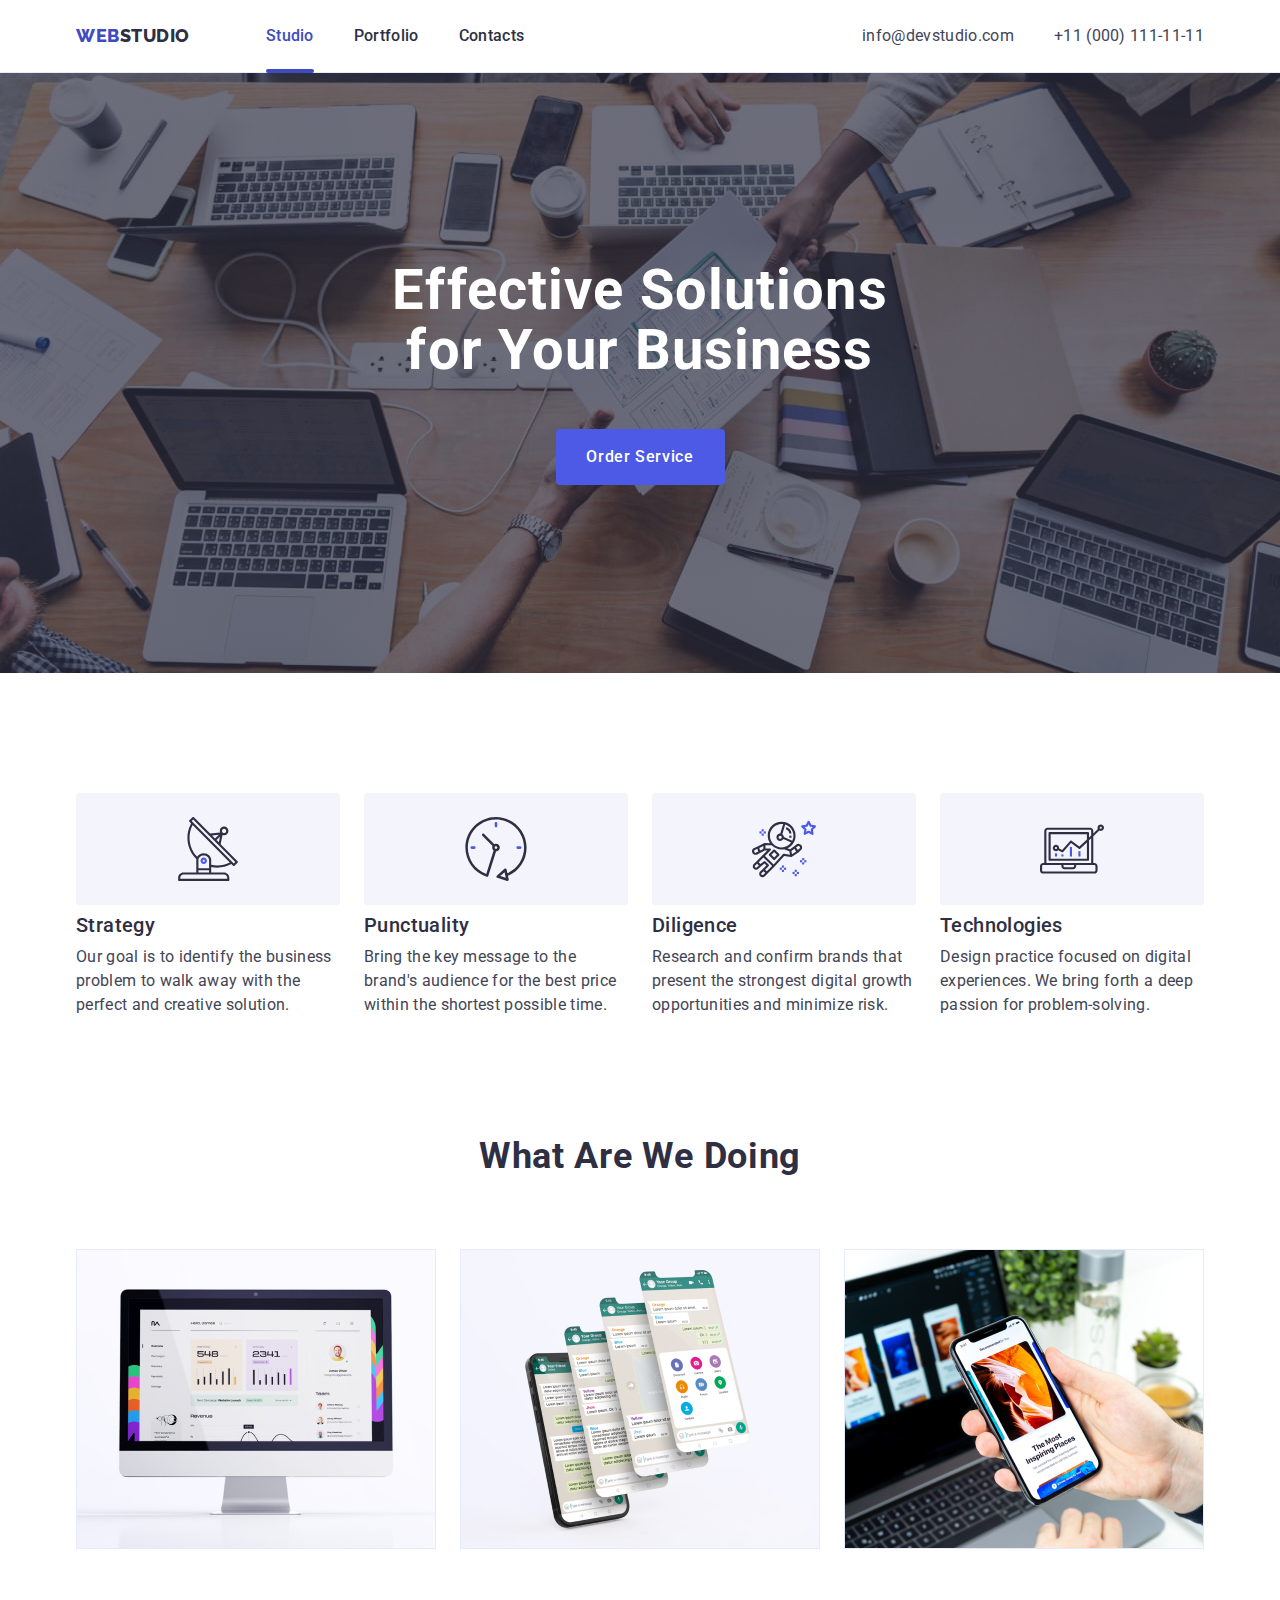
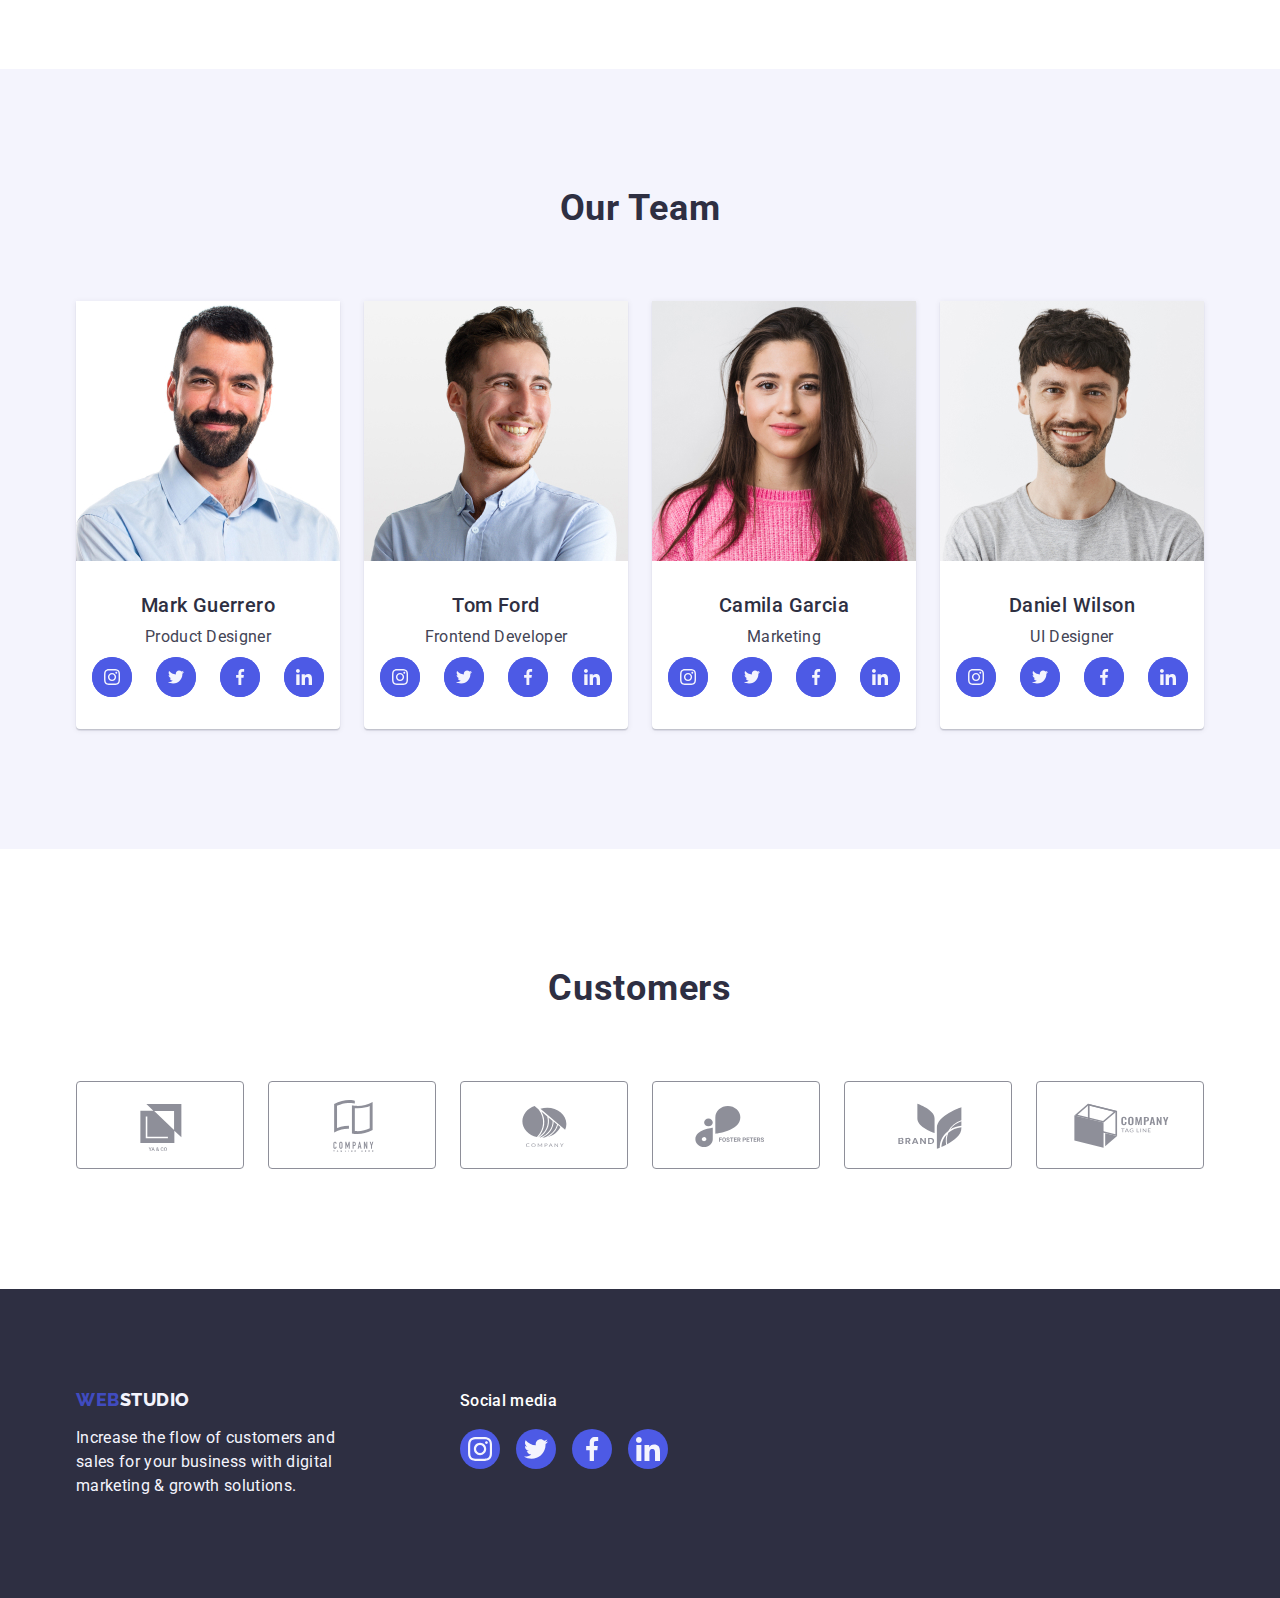
<file: index.html>
<!DOCTYPE html>
<html lang="en">
  <head>
    <meta charset="UTF-8" />
    <meta http-equiv="X-UA-Compatible" content="IE=edge" />
    <meta name="viewport" content="width=device-width, initial-scale=1.0" />
    <title>WebStudio</title>
    <link rel="preconnect" href="https://fonts.googleapis.com" />

    <link rel="preconnect" href="https://fonts.gstatic.com" crossorigin />
    <link
      href="https://fonts.googleapis.com/css2?family=Raleway:wght@800&family=Roboto:wght@400;500;700&display=swap"
      rel="stylesheet"
    />
    <link
      rel="stylesheet"
      href="https://cdnjs.cloudflare.com/ajax/libs/modern-normalize/1.0.0/modern-normalize.min.css"
    />
    <link rel="stylesheet" href="./css/style.css" />
  </head>
  <body class="body">
    <!----------------------------------HEADER------------------------------------>
    <header class="header">
      <div class="header-container container">
        <nav class="nav">
          <a href="./index.html" class="logo-header link"
            >web<span class="logo-studio">Studio</span></a
          >
          <ul class="menu-list link list">
            <li class="menu-lodo"><a href="./index.html" class="menu-item current link">Studio</a></li>
            <li class="menu-lodo">
              <a href="./portfolio.html" class="menu-item link">Portfolio</a>
            </li>
            <li class="menu-lodo"><a href="" class="menu-item link">Contacts</a></li>
          </ul>
        </nav>
        <address class="address">
          <ul class="address-list list">
            <li>
              <a href="mailto:info@devstudio.com" class="mail-link link"
                >info@devstudio.com</a
              >
            </li>
            <li>
              <a href="tel:+110001111111" class="mail-link link"
                >+11 (000) 111-11-11</a
              >
            </li>
          </ul>
        </address>
      </div>
    </header>
    <main>
      <!----------------------------------SECTION 1------------------------------------>
      <section class="title-top-section section">
        <div class="container">
          <h1 class="title">Effective Solutions for Your Business</h1>
          <button data-modal-open class="button-top" type="button">Order Service</button>
          
        </div>
      </section>

      <!----------------------------------SECTION 2------------------------------------>
      <section class="section-two section">
        <div class="container">
          <h2 class="visually-hidden">Skills</h2>
          <ul class="list-list list">
            <li class="element">
              <div class="icon">
                <svg width="64" height="64" class="icon-two">
                  <use href="./images/icons.svg#icon-antenna-1"></use>
                </svg>
              </div>
              <h3 class="title-top">Strategy</h3>
              <p class="title-text">
                Our goal is to identify the business problem to walk away with
                the perfect and creative solution.
              </p>
            </li>
            <li class="element">
              <div class="icon">
                <svg width="64" height="64" class="icon-two">
                  <use href="./images/icons.svg#icon-clock-1"></use>
                </svg>
              </div>
              <h3 class="title-top">Punctuality</h3>
              <p class="title-text">
                Bring the key message to the brand's audience for the best price
                within the shortest possible time.
              </p>
            </li>
            <li class="element">
              <div class="icon">
                <svg width="64" height="64" class="icon-two">
                  <use href="./images/icons.svg#icon-astronaut-1"></use>
                </svg>
              </div>
              <h3 class="title-top">Diligence</h3>
              <p class="title-text">
                Research and confirm brands that present the strongest digital
                growth opportunities and minimize risk.
              </p>
            </li>
            <li class="element">
              <div class="icon">
                <svg width="64" height="64" class="icon-two">
                  <use href="./images/icons.svg#icon-diagram-1"></use>
                </svg>
              </div>
              <h3 class="title-top">Technologies</h3>
              <p class="title-text">
                Design practice focused on digital experiences. We bring forth a
                deep passion for problem-solving.
              </p>
            </li>
          </ul>
        </div>
      </section>
      <!----------------------------------SECTION 3------------------------------------>
      <section class="section-three section">
        <div class="container">
          <h2 class="work">What are we doing</h2>
          <ul class="list-work list">
            <li class="element-foto">
              <img src="./images/foto3.jpg" width="360" alt="monitor" />
            </li>

            <li class="element-foto">
              <img src="./images/foto1.jpg" width="360" alt="smartphones" />
            </li>

            <li class="element-foto">
              <img src="./images/foto2.jpg" width="360" alt="handphone" />
            </li>
          </ul>
        </div>
      </section>
      <!----------------------------------SECTION 4------------------------------------>
      <section class="section-four section">
        <div class="container">
          <h2 class="team">Our Team</h2>
          <ul class="team-list list">
            <li class="foto">
              <img src="./images/img.jpg" width="264" alt="Mark Guerrero" />
              <div class="div-foto">
                <h3 class="name">Mark Guerrero</h3>
                <p class="speciality">Product Designer</p>
                <ul class="name-social">
                  <li class="icon-color">
                    <a class="twiter link" href=""
                      ><svg width="16" height="16" class="icon-soc">
                        <use href="./images/icons.svg#icon-instagram-2"></use>
                      </svg>
                    </a>
                  </li>
                  <li class="icon-color">
                    <a class="twiter link" href=""
                      ><svg width="16" height="16" class="icon-soc">
                        <use href="./images/icons.svg#icon-twitter-1"></use>
                      </svg>
                    </a>
                  </li>
                  <li class="icon-color">
                    <a class="twiter link" href=""
                      ><svg width="16" height="16" class="icon-soc">
                        <use href="./images/icons.svg#icon-facebook-1"></use>
                      </svg>
                    </a>
                  </li>
                  <li class="icon-color">
                    <a class="twiter link" href=""
                      ><svg width="16" height="16" class="icon-soc">
                        <use href="./images/icons.svg#icon-linkedin-1"></use>
                      </svg>
                    </a>
                  </li>
                </ul>
              </div>
            </li>
            <li class="foto">
              <img src="./images/img(1).jpg" width="264" alt="Tom Ford" />
              <div class="div-foto">
                <h3 class="name">Tom Ford</h3>
                <p class="speciality">Frontend Developer</p>
                <ul class="name-social">
                  <li class="icon-color">
                    <a class="twiter link" href=""
                      ><svg width="16" height="16" class="icon-soc">
                        <use
                          href="./images/icons.svg#icon-instagram-2"
                        ></use></svg
                    ></a>
                  </li>
                  <li class="icon-color">
                    <a class="twiter link" href=""
                      ><svg width="16" height="16" class="icon-soc">
                        <use
                          href="./images/icons.svg#icon-twitter-1"
                        ></use></svg
                    ></a>
                  </li>
                  <li class="icon-color">
                    <a class="twiter link" href=""
                      ><svg width="16" height="16" class="icon-soc">
                        <use
                          href="./images/icons.svg#icon-facebook-1"
                        ></use></svg
                    ></a>
                  </li>
                  <li class="icon-color">
                    <a class="twiter link" href=""
                      ><svg width="16" height="16" class="icon-soc">
                        <use
                          href="./images/icons.svg#icon-linkedin-1"
                        ></use></svg
                    ></a>
                  </li>
                </ul>
              </div>
            </li>

            <li class="foto">
              <img src="./images/img(2).jpg" width="264" alt="Camila Garcia" />
              <div class="div-foto">
                <h3 class="name">Camila Garcia</h3>
                <p class="speciality">Marketing</p>
                <ul class="name-social">
                  <li class="icon-color">
                    <a class="twiter link" href=""
                      ><svg width="16" height="16" class="icon-soc">
                        <use
                          href="./images/icons.svg#icon-instagram-2"
                        ></use></svg
                    ></a>
                  </li>
                  <li class="icon-color">
                    <a class="twiter link" href=""
                      ><svg width="16" height="16" class="icon-soc">
                        <use
                          href="./images/icons.svg#icon-twitter-1"
                        ></use></svg
                    ></a>
                  </li>
                  <li class="icon-color">
                    <a class="twiter link" href=""
                      ><svg width="16" height="16" class="icon-soc">
                        <use
                          href="./images/icons.svg#icon-facebook-1"
                        ></use></svg
                    ></a>
                  </li>
                  <li class="icon-color">
                    <a class="twiter link" href=""
                      ><svg width="16" height="16" class="icon-soc">
                        <use
                          href="./images/icons.svg#icon-linkedin-1"
                        ></use></svg
                    ></a>
                  </li>
                </ul>
              </div>
            </li>
            <li class="foto">
              <img src="./images/img(3).jpg" width="264" alt="Daniel Wilson" />
              <div class="div-foto">
                <h3 class="name">Daniel Wilson</h3>
                <p class="speciality">UI Designer</p>
                <ul class="name-social">
                  <li class="icon-color">
                    <a class="twiter link" href=""
                      ><svg width="16" height="16" class="icon-soc">
                        <use
                          href="./images/icons.svg#icon-instagram-2"
                        ></use></svg
                    ></a>
                  </li>
                  <li class="icon-color">
                    <a class="twiter link" href=""
                      ><svg width="16" height="16" class="icon-soc">
                        <use
                          href="./images/icons.svg#icon-twitter-1"
                        ></use></svg
                    ></a>
                  </li>
                  <li class="icon-color">
                    <a class="twiter link" href=""
                      ><svg width="16" height="16" class="icon-soc">
                        <use
                          href="./images/icons.svg#icon-facebook-1"
                        ></use></svg
                    ></a>
                  </li>
                  <li class="icon-color">
                    <a class="twiter link" href=""
                      ><svg width="16" height="16" class="icon-soc">
                        <use
                          href="./images/icons.svg#icon-linkedin-1"
                        ></use></svg
                    ></a>
                  </li>
                </ul>
              </div>
            </li>
          </ul>
        </div>
      </section>

      <!-----------------------------------SECTION 5----------------------------------->
      <section class="section-five section">
        <div class="container">
          <h2 class="customers">Customers</h2>
          <ul class="company list">
            <li class="company-item">
              <a class="company-link link" href=""
                ><svg width="104" height="56" class="icon-company">
                  <use href="./images/icons.svg#icon-Logo"></use></svg
              ></a>
            </li>
            <li class="company-item">
              <a class="company-link link" href=""
                ><svg width="104" height="56" class="icon-company">
                  <use href="./images/icons.svg#icon-Logo-1"></use></svg
              ></a>
            </li>
            <li class="company-item">
              <a class="company-link link" href=""
                ><svg width="104" height="56" class="icon-company">
                  <use href="./images/icons.svg#icon-Logo-2"></use></svg
              ></a>
            </li>
            <li class="company-item">
              <a class="company-link link" href=""
                ><svg width="104" height="56" class="icon-company">
                  <use href="./images/icons.svg#icon-Logo-3"></use></svg
              ></a>
            </li>
            <li class="company-item">
              <a class="company-link link" href=""
                ><svg width="104" height="56" class="icon-company">
                  <use href="./images/icons.svg#icon-Logo-4"></use></svg
              ></a>
            </li>
            <li class="company-item">
              <a class="company-link link" href=""
                ><svg width="104" height="56" class="icon-company">
                  <use href="./images/icons.svg#icon-Logo-5"></use></svg
              ></a>
            </li>
          </ul>
        </div>
      </section>
    </main>
    <!----------------------------------FOOTER------------------------------------>
    <footer class="footer">
      <div class="footer-container container">
        <div class="logo-div">
          <a href="./index.html" class="logo-footer link"
            >web<span class="logo-span">Studio</span></a
          >
          <p class="footer-text">
            Increase the flow of customers and sales for your business with
            digital marketing & growth solutions.
          </p>
        </div>
        <div class="social">
          <p class="media">Social media</p>
          <ul class="social-list list">
            <li class="social-item">
              <a class="social-link link" href=""
                ><svg width="24" height="24" class="icon-soc">
                  <use href="./images/icons.svg#icon-instagram-2"></use></svg
              ></a>
            </li>
            <li class="social-item">
              <a class="social-link link" href=""
                ><svg width="24" height="24" class="icon-soc">
                  <use href="./images/icons.svg#icon-twitter-1"></use></svg
              ></a>
            </li>
            <li class="social-item">
              <a class="social-link link" href=""
                ><svg width="24" height="24" class="icon-soc">
                  <use href="./images/icons.svg#icon-facebook-1"></use></svg
              ></a>
            </li>
            <li class="social-item">
              <a class="social-link link" href=""
                ><svg width="24" height="24" class="icon-soc">
                  <use href="./images/icons.svg#icon-linkedin-1"></use></svg
              ></a>
            </li>
          </ul>
        </div>
      </div>
    </footer>
    <div data-modal class="backdrop is-hidden">
      <div class="modal">
        <button data-modal-close type="button" class="button-close"><svg  width="8" height="8" class="icon-close">
          <use href="./images/icons.svg#icon-Vector">
          </use>
        </svg></button>
      </div>
      </div>
    <script src="./js/modal.js"></script>
  </body>
</html>
</file>
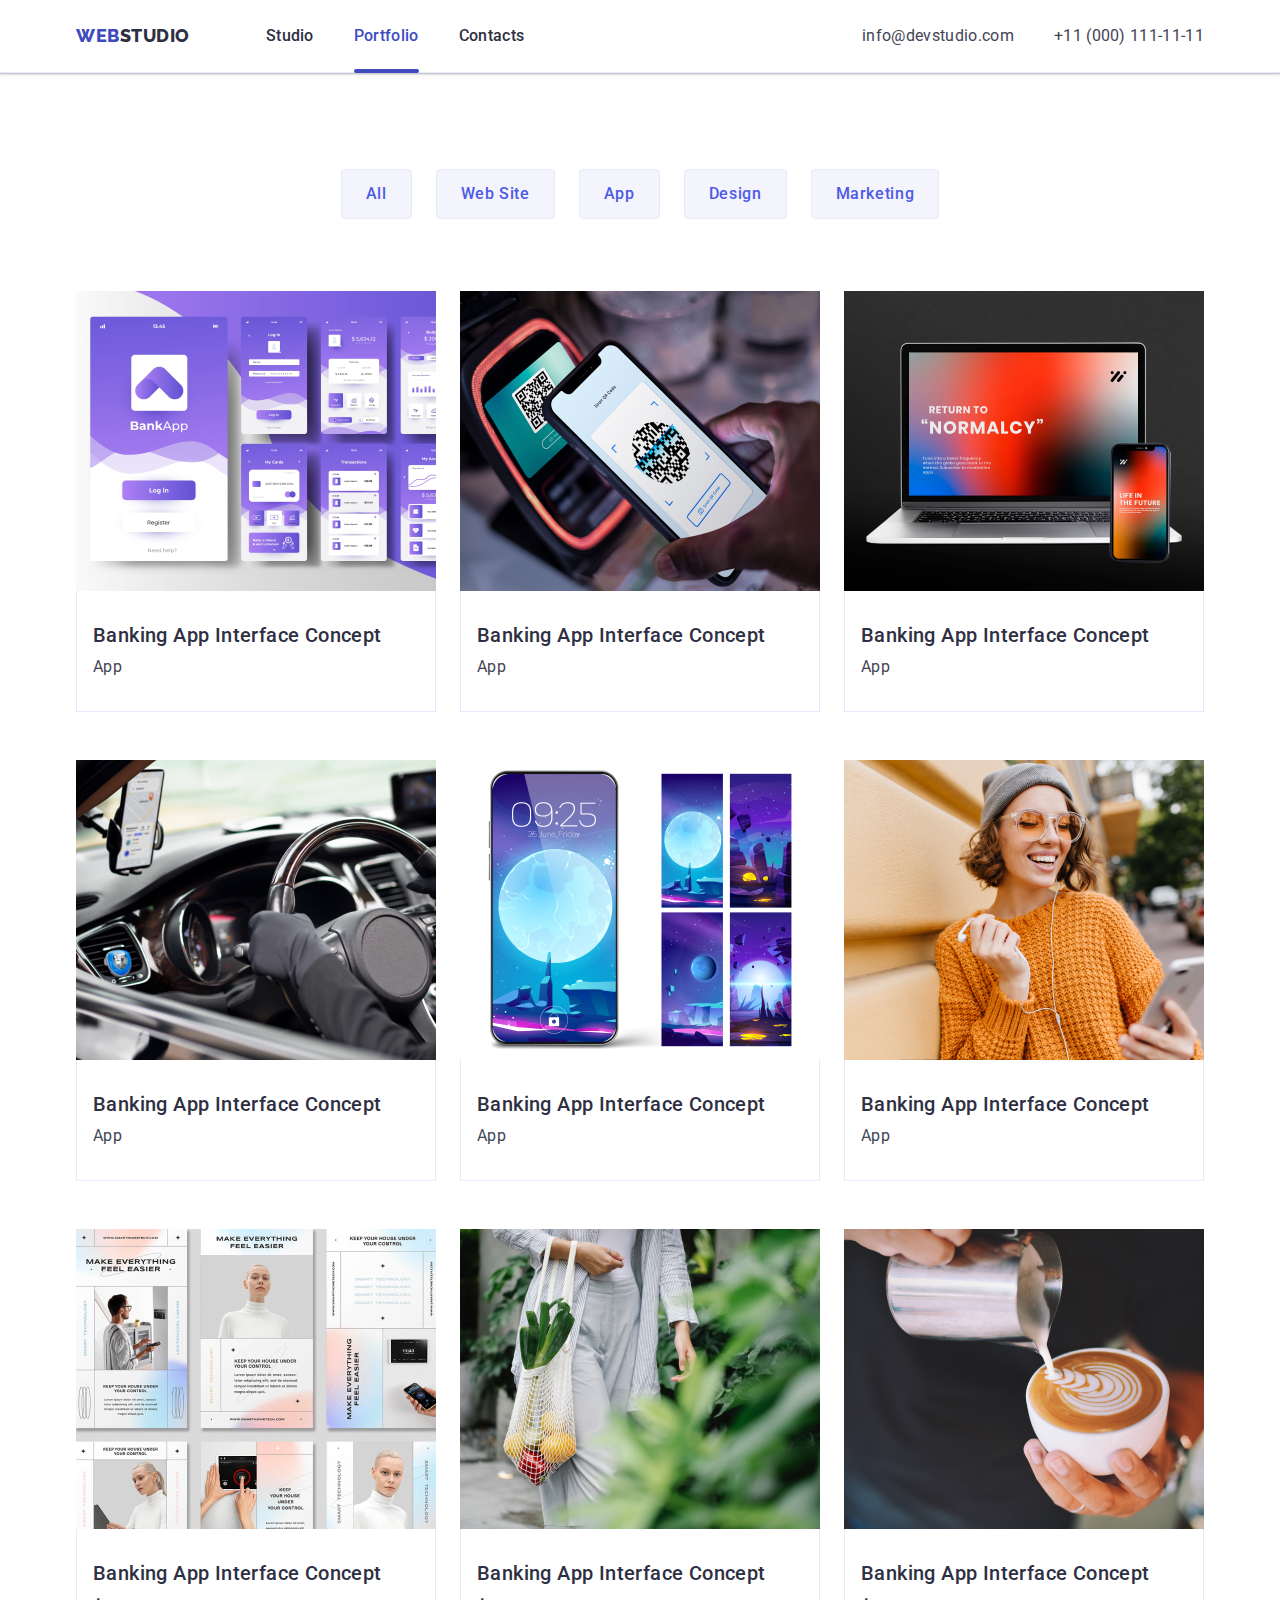
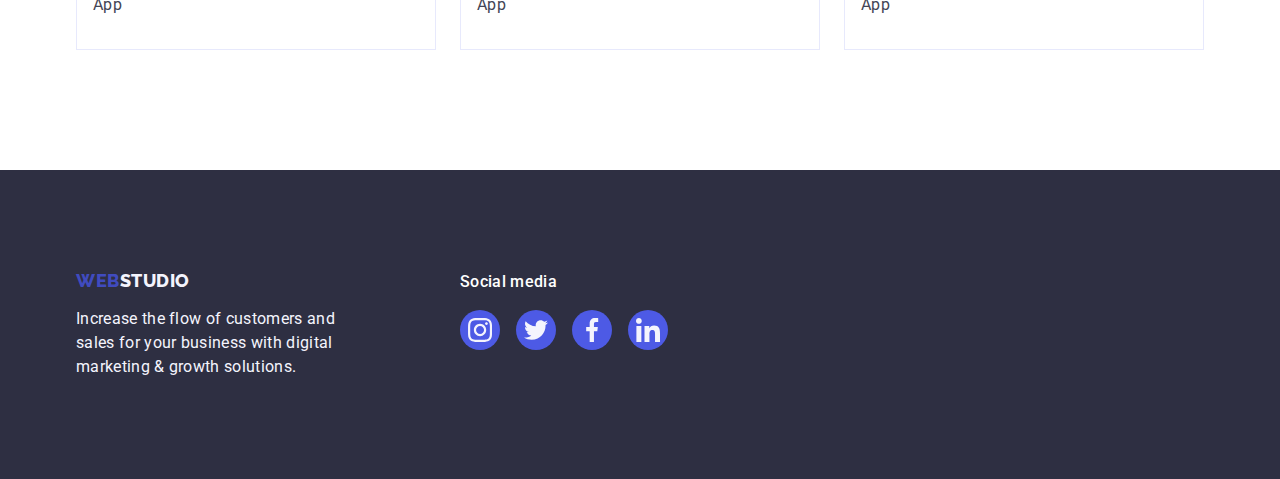
<file: portfolio.html>
<!DOCTYPE html>
<html lang="en">
  <head>
    <meta charset="UTF-8" />
    <meta http-equiv="X-UA-Compatible" content="IE=edge" />
    <meta name="viewport" content="width=device-width, initial-scale=1.0" />
    <title>WebStudio</title>
    <link rel="preconnect" href="https://fonts.googleapis.com" />

    <link rel="preconnect" href="https://fonts.gstatic.com" crossorigin />
    <link
      href="https://fonts.googleapis.com/css2?family=Raleway:wght@800&family=Roboto:wght@400;500;700&display=swap"
      rel="stylesheet"
    />
    <link
      rel="stylesheet"
      href="https://cdnjs.cloudflare.com/ajax/libs/modern-normalize/1.0.0/modern-normalize.min.css"
    />
    <link rel="stylesheet" href="./css/style.css" />
  </head>
  <body class="body">
    <!----------------------------------HEADER------------------------------------>
    <header class="header">
      <div class="header-container container">
        <nav class="nav">
          <a href="./index.html" class="logo-header link"
            >web<span class="logo-studio">Studio</span></a
          >
          <ul class="menu-list link list">
            <li><a href="./index.html" class="menu-item  link">Studio</a></li>
            <li>
              <a href="./portfolio.html" class="menu-item current link">Portfolio</a>
            </li>
            <li><a href="" class="menu-item link">Contacts</a></li>
          </ul>
        </nav>
        <address class="address">
          <ul class="address-list list">
            <li>
              <a href="mailto:info@devstudio.com" class="mail-link link"
                >info@devstudio.com</a
              >
            </li>
            <li>
              <a href="tel:+110001111111" class="mail-link link"
                >+11 (000) 111-11-11</a
              >
            </li>
          </ul>
        </address>
      </div>
    </header>
    <!----------------------------------MAIN------------------------------------>
    <main class="main">
      <section class="section-main-portfolio section">
        <div class="container">
          <h2 class="visually-hidden">WebStudio</h2>
          <ul class="button-list list">
            <li><button class="btn" type="button">All</button></li>
            <li><button class="btn" type="button">Web Site</button></li>
            <li><button class="btn" type="button">App</button></li>
            <li><button class="btn" type="button">Design</button></li>
            <li><button class="btn" type="button">Marketing</button></li>
          </ul>
          <ul class="portfolio-list list">
            <li class="portfolio-item">
              <a href="" class="item-link link">
                <div class="cover"><img
                  src="./images/portfolio1.jpg"
                  width="360"
                  height="300"
                  alt="photoportfolio1"
                /><p class="cover-text">14 Stylish and User-Friendly App Design Concepts · Task Manager App · Calorie Tracker App · Exotic Fruit Ecommerce App · Cloud Storage App</p></div>
                <div class="div-text">
                  <h2 class="portfolio-title">Banking App Interface Concept</h2>
                  <p class="portfolio-text">App</p>
                </div>
              </a>
            </li>
            <li class="portfolio-item">
              <a href="" class="item-link link">
                <div class="cover"><img
                  src="./images/portfolio2.jpg"
                  width="360"
                  height="300"
                  alt="photoportfolio1"
                /><p class="cover-text">14 Stylish and User-Friendly App Design Concepts · Task Manager App · Calorie Tracker App · Exotic Fruit Ecommerce App · Cloud Storage App</p></div>
                <div class="div-text">
                  <h2 class="portfolio-title">Banking App Interface Concept</h2>
                  <p class="portfolio-text">App</p>
                </div>
              </a>
            </li> <li class="portfolio-item">
              <a href="" class="item-link link">
                <div class="cover"><img
                  src="./images/portfolio3.jpg"
                  width="360"
                  height="300"
                  alt="photoportfolio1"
                /><p class="cover-text">14 Stylish and User-Friendly App Design Concepts · Task Manager App · Calorie Tracker App · Exotic Fruit Ecommerce App · Cloud Storage App</p></div>
                <div class="div-text">
                  <h2 class="portfolio-title">Banking App Interface Concept</h2>
                  <p class="portfolio-text">App</p>
                </div>
              </a>
            </li> <li class="portfolio-item">
              <a href="" class="item-link link">
                <div class="cover"><img
                  src="./images/portfolio4.jpg"
                  width="360"
                  height="300"
                  alt="photoportfolio1"
                /><p class="cover-text">14 Stylish and User-Friendly App Design Concepts · Task Manager App · Calorie Tracker App · Exotic Fruit Ecommerce App · Cloud Storage App</p></div>
                <div class="div-text">
                  <h2 class="portfolio-title">Banking App Interface Concept</h2>
                  <p class="portfolio-text">App</p>
                </div>
              </a>
            </li> <li class="portfolio-item">
              <a href="" class="item-link link">
                <div class="cover"><img
                  src="./images/portfolio5.jpg"
                  width="360"
                  height="300"
                  alt="photoportfolio1"
                /><p class="cover-text">14 Stylish and User-Friendly App Design Concepts · Task Manager App · Calorie Tracker App · Exotic Fruit Ecommerce App · Cloud Storage App</p></div>
                <div class="div-text">
                  <h2 class="portfolio-title">Banking App Interface Concept</h2>
                  <p class="portfolio-text">App</p>
                </div>
              </a>
            </li> <li class="portfolio-item">
              <a href="" class="item-link link">
                <div class="cover"><img
                  src="./images/portfolio6.jpg"
                  width="360"
                  height="300"
                  alt="photoportfolio1"
                /><p class="cover-text">14 Stylish and User-Friendly App Design Concepts · Task Manager App · Calorie Tracker App · Exotic Fruit Ecommerce App · Cloud Storage App</p></div>
                <div class="div-text">
                  <h2 class="portfolio-title">Banking App Interface Concept</h2>
                  <p class="portfolio-text">App</p>
                </div>
              </a>
            </li> <li class="portfolio-item">
              <a href="" class="item-link link">
                <div class="cover"><img
                  src="./images/portfolio7.jpg"
                  width="360"
                  height="300"
                  alt="photoportfolio1"
                /><p class="cover-text">14 Stylish and User-Friendly App Design Concepts · Task Manager App · Calorie Tracker App · Exotic Fruit Ecommerce App · Cloud Storage App</p></div>
                <div class="div-text">
                  <h2 class="portfolio-title">Banking App Interface Concept</h2>
                  <p class="portfolio-text">App</p>
                </div>
              </a>
            </li> <li class="portfolio-item">
              <a href="" class="item-link link">
                <div class="cover"><img
                  src="./images/portfolio8.jpg"
                  width="360"
                  height="300"
                  alt="photoportfolio1"
                /><p class="cover-text">14 Stylish and User-Friendly App Design Concepts · Task Manager App · Calorie Tracker App · Exotic Fruit Ecommerce App · Cloud Storage App</p></div>
                <div class="div-text">
                  <h2 class="portfolio-title">Banking App Interface Concept</h2>
                  <p class="portfolio-text">App</p>
                </div>
              </a>
            </li> <li class="portfolio-item">
              <a href="" class="item-link link">
                <div class="cover"><img
                  src="./images/portfolio9.jpg"
                  width="360"
                  height="300"
                  alt="photoportfolio1"
                /><p class="cover-text">14 Stylish and User-Friendly App Design Concepts · Task Manager App · Calorie Tracker App · Exotic Fruit Ecommerce App · Cloud Storage App</p></div>
                <div class="div-text">
                  <h2 class="portfolio-title">Banking App Interface Concept</h2>
                  <p class="portfolio-text">App</p>
                </div>
              </a>
            </li>
          </ul>
        </div>
      </section>
    </main>
    <!----------------------------------FOOTER------------------------------------>
    <footer class="footer">
      <div class="footer-container container">
        <div class="logo-div">
          <a href="./index.html" class="logo-footer link"
            >web<span class="logo-span">Studio</span></a
          >
          <p class="footer-text">
            Increase the flow of customers and sales for your business with
            digital marketing & growth solutions.
          </p>
        </div>
        <div class="social">
          <p class="media">Social media</p>
          <ul class="social-list list">
            <li class="social-item">
              <a class="social-link link" href=""
                ><svg width="24" height="24" class="icon-soc">
                  <use href="./images/icons.svg#icon-instagram-2"></use></svg
              ></a>
            </li>
            <li class="social-item">
              <a class="social-link link" href=""
                ><svg width="24" height="24" class="icon-soc">
                  <use href="./images/icons.svg#icon-twitter-1"></use></svg
              ></a>
            </li>
            <li class="social-item">
              <a class="social-link link" href=""
                ><svg width="24" height="24" class="icon-soc">
                  <use href="./images/icons.svg#icon-facebook-1"></use></svg
              ></a>
            </li>
            <li class="social-item">
              <a class="social-link link" href=""
                ><svg width="24" height="24" class="icon-soc">
                  <use href="./images/icons.svg#icon-linkedin-1"></use></svg
              ></a>
            </li>
          </ul>
        </div>
      </div>
    </footer>
  </body>
</html>
</file>
<file: css/style.css>
:root {
  --buttom-color: #404bbf;
  --title-text: #f4f4fd;
  --button: #4d5ae5;
  --footer-color: #2e2f42;
  --header-color: #ffffff;
  --menu-color: #434455;
  --btn-color: #f4f4fd;
  --btn-edging: #e7e9fc;
  --company: #8e8f99;
  --footer-social: #31d0aa;
  --modal:#FCFCFC;
}

body {
  font-family: "Roboto", sans-serif;
  background: var(--header-color);
  color: var(--menu-color);
}

h1,
h2,
h3,
h4,
h5,
h6,
ul,
p {
  margin: 0;
  padding: 0;
}

img {
  display: block;
  max-width: 100%;
  height: auto;
}

.link {
  text-decoration: none;
}

.list {
  list-style: none;
}

.section {
  padding: 120px 0;
  /* outline: 2px solid greenyellow;*/
}

.container {
  padding: 0 15px;
  margin: 0 auto;
  /*outline: 2px solid red;*/
  width: 1158px;
}

/**-----------HEADER----------**/
.nav {
  display: flex;
  align-items: center;
}
.header {
  box-shadow: 0px 2px 1px rgba(46, 47, 66, 0.08),
    0px 1px 1px rgba(46, 47, 66, 0.16), 0px 1px 6px rgba(46, 47, 66, 0.08);
  background: var(--header-color);
  border-bottom: 1px solid #e7e9fc;
}
.header-container {
  display: flex;
  align-items: center;
}
.nav {
  display: flex;
  align-items: center;
}

.logo-header {
  font-family: "Raleway", sans-serif;
  font-weight: 800;
  font-size: 18px;
  line-height: 1.17;
  letter-spacing: 0.03em;
  text-transform: uppercase;
  margin-right: 76px;
  color: var(--buttom-color);
}

.logo-studio {
  font-family: "Raleway", sans-serif;
  color: var(--footer-color);
}

.menu-list {
  display: flex;
  gap: 40px;
}

.menu-item:hover,
.menu-item:focus,
.menu-item.current {
  color: var(--buttom-color);
}

.menu-item {
  position: relative;
  font-weight: 500;
  line-height: 1.5;
  letter-spacing: 0.02em;
  padding: 24px 0;
  display: block;
  transition: color 250ms cubic-bezier(0.4, 0, 0.2, 1);
  color: var(--footer-color);
}


.menu-item.current:after {
  content: '';
  position: absolute;
  left: 0;
  width: 100%;
  bottom: -1px; 
  height: 4px; 
  border-radius: 2px;
  background-color: var(--buttom-color)

}

.address {
  font-style: normal;
  margin-left: auto;
}
.address-list {
  display: flex;
  gap: 40px;
}

.mail-link:hover,
.mail-link:focus {
  color: var(--buttom-color);
}
.mail-link {
  display: block;
  letter-spacing: 0.02em;
  transition: color 250ms cubic-bezier(0.4, 0, 0.2, 1);
  color: var(--menu-color);
}

/**----------SECTION 1--------**/
.title-top-section {
  background-image: linear-gradient(
      rgba(46, 47, 66, 0.7),
      rgba(46, 47, 66, 0.7)
    ),
    url("../images/office.jpg");
  background-repeat: no-repeat;
  background-position: center;
  background-size: cover;
  margin: 0 auto;
  padding: 188px 0;
  max-width: 1440px;
}

.title {
  height: 120px;
  font-weight: 700;
  font-size: 56px;
  line-height: 1.07;
  text-align: center;
  letter-spacing: 0.02em;
  max-width: 496px;
  margin: 0 auto;
  color: var(--header-color);
}

.button-top:hover,
.button-top:focus {
  background-color: var(--buttom-color);
}

.button-top {
  font-family: "Roboto", sans-serif;
  font-weight: 500;
  font-size: 16px;
  line-height: 1.5;
  letter-spacing: 0.04em;
  cursor: pointer;
  display: block;
  border: none;
  min-width: 169px;
  height: 56px;
  border-radius: 4px;
  margin: 0 auto;
  margin-top: 48px;
  transition:  background-color 250ms cubic-bezier(0.4, 0, 0.2, 1);
  color: var(--header-color);
  background-color: var(--button);
}

/**-----------SECTION 2---------**/
.section-two {
}

.icon {
  display: flex;
  align-items: center;
  justify-content: center;
  max-width: 264px;
  height: 112px;
  border-radius: 4px;
  margin-bottom: 8px;
  background-color: var(--title-text);
}
.icon-two {
}

.visually-hidden {
  position: absolute;
  width: 1px;
  height: 1px;
  margin: -1px;
  border: 0;
  padding: 0;
  white-space: nowrap;
  clip-path: inset(100%);
  clip: rect(0 0 0 0);
  overflow: hidden;
}
.element {
  width: calc((100% - 72px) / 4);
}
.list-list {
  display: flex;
  gap: 24px;
}

.title-top {
  font-weight: 500;
  font-size: 20px;
  line-height: 1.2;
  letter-spacing: 0.02em;
  margin-bottom: 8px;
  color: var(--footer-color);
}

.title-text {
  font-size: 16px;
  line-height: 1.5;
  letter-spacing: 0.02em;
  color: var(--menu-color);
}

/**-----------SECTION 3---------**/
.section-three {
  padding-top: 0;
}
.work {
  font-weight: 700;
  font-size: 36px;
  margin-bottom: 72px;
  line-height: 1.11;
  text-align: center;
  letter-spacing: 0.02em;
  text-transform: capitalize;
  color: var(--footer-color);
}
.list-work {
  display: flex;
  gap: 24px;
}
.element-foto {
  width: calc((100% - 48px) / 3);
}
/**----------SECTION 4---------**/
.section-four {
  background-color: var(--title-text);
}

.team {
  font-size: 36px;
  line-height: 1.11;
  text-align: center;
  letter-spacing: 0.02em;
  text-transform: capitalize;
  margin-bottom: 72px;
  color: var(--footer-color);
}
.team-list {
  display: flex;
  gap: 24px;

  border-radius: 0px 0px 4px 4px;
}

.foto {
  box-shadow: 0px 1px 6px rgba(46, 47, 66, 0.08),
    0px 1px 1px rgba(46, 47, 66, 0.16), 0px 2px 1px rgba(46, 47, 66, 0.08);
  background-color: var(--header-color);
  width: calc((100% - 72px) / 4);
  border-radius: 0px 0px 4px 4px;
}
.div-foto {
  padding: 32px 16px;
}

.name {
  font-size: 20px;
  font-weight: 500;
  line-height: 1.2;
  text-align: center;
  letter-spacing: 0.02em;
  margin-bottom: 8px;
  color: var(--footer-color);
}
.speciality {
  font-size: 16px;
  line-height: 1.5;
  text-align: center;
  letter-spacing: 0.02em;
  color: var(--menu-color);
}

.name-social {
  display: flex;
  justify-content: center;
  gap: 24px;
  margin-top: 8px;
}

.icon-color {
  display: flex;
  border-radius: 50%;
  background-color: var(--button);
}
.icon-soc {
  fill: var(--title-text);
}

.twiter:hover,
.twiter:focus {
background-color: var(--buttom-color);
}

.twiter {
  width: 40px;
  height: 40px;
  display: flex;
  align-items: center;
  justify-content: center;
  border-radius: 50%;
  background-color: var(--button);
  
  transition:background-color 250ms cubic-bezier(0.4, 0, 0.2, 1);
}
/**---------SECTION 5-------**/

.customers {
  margin-bottom: 72px;
  font-size: 36px;
  text-align: center;
  letter-spacing: 0.02em;
  line-height: 1.11;
  text-transform: capitalize;
  color: var(--footer-color);
}

.company {
  display: flex;
  gap: 24px;
}
.company-item:hover,
.company-item:focus {
  color: var(--buttom-color);
}

.company-item {
  width: calc((100% - 120px) / 6);
  height: 88px;
}

.company-link:hover,
.company-link:focus {
  border-color:var(--buttom-color);
  color: var(--buttom-color);
}
.company-link {
  width: 100%;
  height: 100%;
  border: 1px solid #8e8f99;
  border-radius: 4px;
  display: flex;
  align-items: center;
  justify-content: center;
  color: var(--company);
  transition: border-color 250ms cubic-bezier(0.4, 0, 0.2, 1), color 250ms cubic-bezier(0.4, 0, 0.2, 1);
}
.icon-company {
  fill: currentColor;
}
/**---------PORTFOLIO--------**/

.section-main-portfolio {
  padding: 96px 0 120px;
}

.button-list {
  list-style: none;
  display: flex;
  justify-content: center;
  gap: 24px;
  margin-bottom: 72px;
}

.btn:hover,
.btn:focus {
  border: 1px solid transparent;
  box-shadow: 0px 3px 1px rgba(0, 0, 0, 0.1), 0px 2px 1px rgba(0, 0, 0, 0.08),
    0px 2px 2px rgba(0, 0, 0, 0.12);
  background-color: var(--buttom-color);
  color: var(--header-color);
}

.btn {
  transition: color 250ms cubic-bezier(0.4, 0, 0.2, 1), background-color 250ms cubic-bezier(0.4, 0, 0.2, 1), border-color 250ms cubic-bezier(0.4, 0, 0.2, 1), box-shadow 250ms cubic-bezier(0.4, 0, 0.2, 1);
  font-family: "Roboto", sans-serif;
  font-weight: 500;
  font-size: 16px;
  line-height: 1.5;
  letter-spacing: 0.04em;
  cursor: pointer;
  padding: 12px 24px;
  border-radius: 4px;
  border: 1px solid var(--btn-edging);
  color: var(--button);
  background-color: var(--btn-color);
}

.portfolio-list {
  display: flex;
  flex-wrap: wrap;
  column-gap: 24px;
  row-gap: 48px;
}

.portfolio-item:hover,
.portfolio-item:focus {
  box-shadow: 0px 1px 6px rgba(46, 47, 66, 0.08),
    0px 1px 1px rgba(46,  47, 66, 0.16), 0px 2px 1px rgba(46, 47, 66, 0.08);
}

.portfolio-item {
  width: calc((100% - 48px) / 3);
  position: relative;
}
.item-link:hover .cover-text,
.item-link:focus .cover-text {
  transform: translateY(0%);
}

.item-link {
  display: block;
  transition: box-shadow 250ms cubic-bezier(0.4, 0, 0.2, 1);
  
}

.cover {
  position: relative;
  overflow: hidden;
}

.cover-text {
  position: absolute;
  top: 0;
  font-size: 16px;
  line-height: 24px;
  height: 100%;
  letter-spacing: 0.02em;
  padding: 40px 32px;
  transform: translateY(100%);
  transition: transform 250ms cubic-bezier(0.4, 0, 0.2, 1);
  color: var(--btn-color);
  background-color: var(--button);
}

.portfolio-title {
  font-weight: 500;
  font-size: 20px;
  line-height: 1.2;
  letter-spacing: 0.02em;
  margin-bottom: 8px;
  color: var(--footer-color);
}


.portfolio-text {
  font-size: 16px;
  line-height: 1.5;
  letter-spacing: 0.02em;
  color: var(--menu-color);
}
.div-text {
  padding: 32px 16px;
  border: 1px solid #e7e9fc;
  border-top: none;
}

.backdrop {
  position: fixed;
  width: 100%;
  height: 100%;
  top: 0;
  background-color: rgba(46, 47, 66, 0.4);
  transition: opacity 250ms cubic-bezier(0.4, 0, 0.2, 1), visibility 250ms cubic-bezier(0.4, 0, 0.2, 1);
  }
  
  .is-hidden {
    visibility: none ;
    opacity: 0;
    pointer-events: none;
    visibility: hidden;
  }
  
  .modal {
    position: absolute;
    transform: translate(-50%, -50%) scale(1);
    transition: transform 250ms cubic-bezier(0.4, 0, 0.2, 1);
    top: 50%;
    left: 50%;
    width:408px;
    min-height:584px;
    border-radius: 4px;
    background-color: var(--modal);
    box-shadow: 0px 1px 1px rgba(0, 0, 0, 0.14), 0px 1px 3px rgba(0, 0, 0, 0.12), 0px 2px 1px rgba(0, 0, 0, 0.2);
  }
  
  .backdrop.is-hidden.modal {
    transform: translate(-50%, -50%) scale(0) ;
  }
  .button-close:hover,
  .button-close:focus {
  background-color: var(--buttom-color);
  border: none;
  fill: #ffffff;
  }
  
  .button-close {
    display: flex;
    position: absolute;
    align-items: center;
    justify-content: center;
    cursor: pointer; 
    margin-left: auto;
    top: 24px;
    right: 24px;
    width: 24px;
    height: 24px;
    padding: 0;
    border-radius: 50%;
    transition: background-color 250ms cubic-bezier(0.4, 0, 0.2, 1), border 250ms cubic-bezier(0.4, 0, 0.2, 1); 
    border: 1px solid rgba(0, 0, 0, 0.1);
    background-color: var(--btn-edging);
  }

  
  .icon-close {
    transition: fill 250ms cubic-bezier(0.4, 0, 0.2, 1);
  }
/**---------FOOTER--------**/
.footer {
  padding: 100px 0;
  background: var(--footer-color);
}
.footer-container {
  display: flex;
  align-items: baseline;
}

.logo-div {
  gap: 120px;
}

.footer-text {
  font-size: 16px;
  line-height: 24px;
  letter-spacing: 0.02em;
  width: 264px;
  color: var(--title-text);
}
.social {
  margin-left: 120px;
}
.logo-footer {
  font-family: "Raleway", sans-serif;
  font-weight: 800;
  font-size: 18px;
  line-height: 1.17;
  letter-spacing: 0.03em;
  text-transform: uppercase;
  display: inline-block;
  margin-bottom: 16px;
  color: var(--buttom-color);
}

.logo-span {
  color: var(--title-text);
}

.social-link:hover,
.social-link:focus {
  color: var(--footer-social);
}

.social-list {
  display: flex;
  gap: 16px;
  justify-content: center;
  margin-top: 8px;
}
.social-item {
  width: 40px;
  height: 40px;
}

.social-link:hover,
.social-link:focus {
  background-color: var(--footer-social);
}
.social-link {
  transition:  background-color 250ms cubic-bezier(0.4, 0, 0.2, 1);
  font-weight: 500;
  line-height: 1.5;
  letter-spacing: 0.02em;
  margin-bottom: 16px;
  width: 100%;
  height: 100%;
  display: flex;
  align-items: center;
  justify-content: center;
  border-radius: 50%;
  background-color: var(--button);
}

.media {
  font-weight: 500;
  line-height: 1.5;
  letter-spacing: 0.02em;
  margin-bottom: 16px;
  color: var(--header-color);
}
</file>
